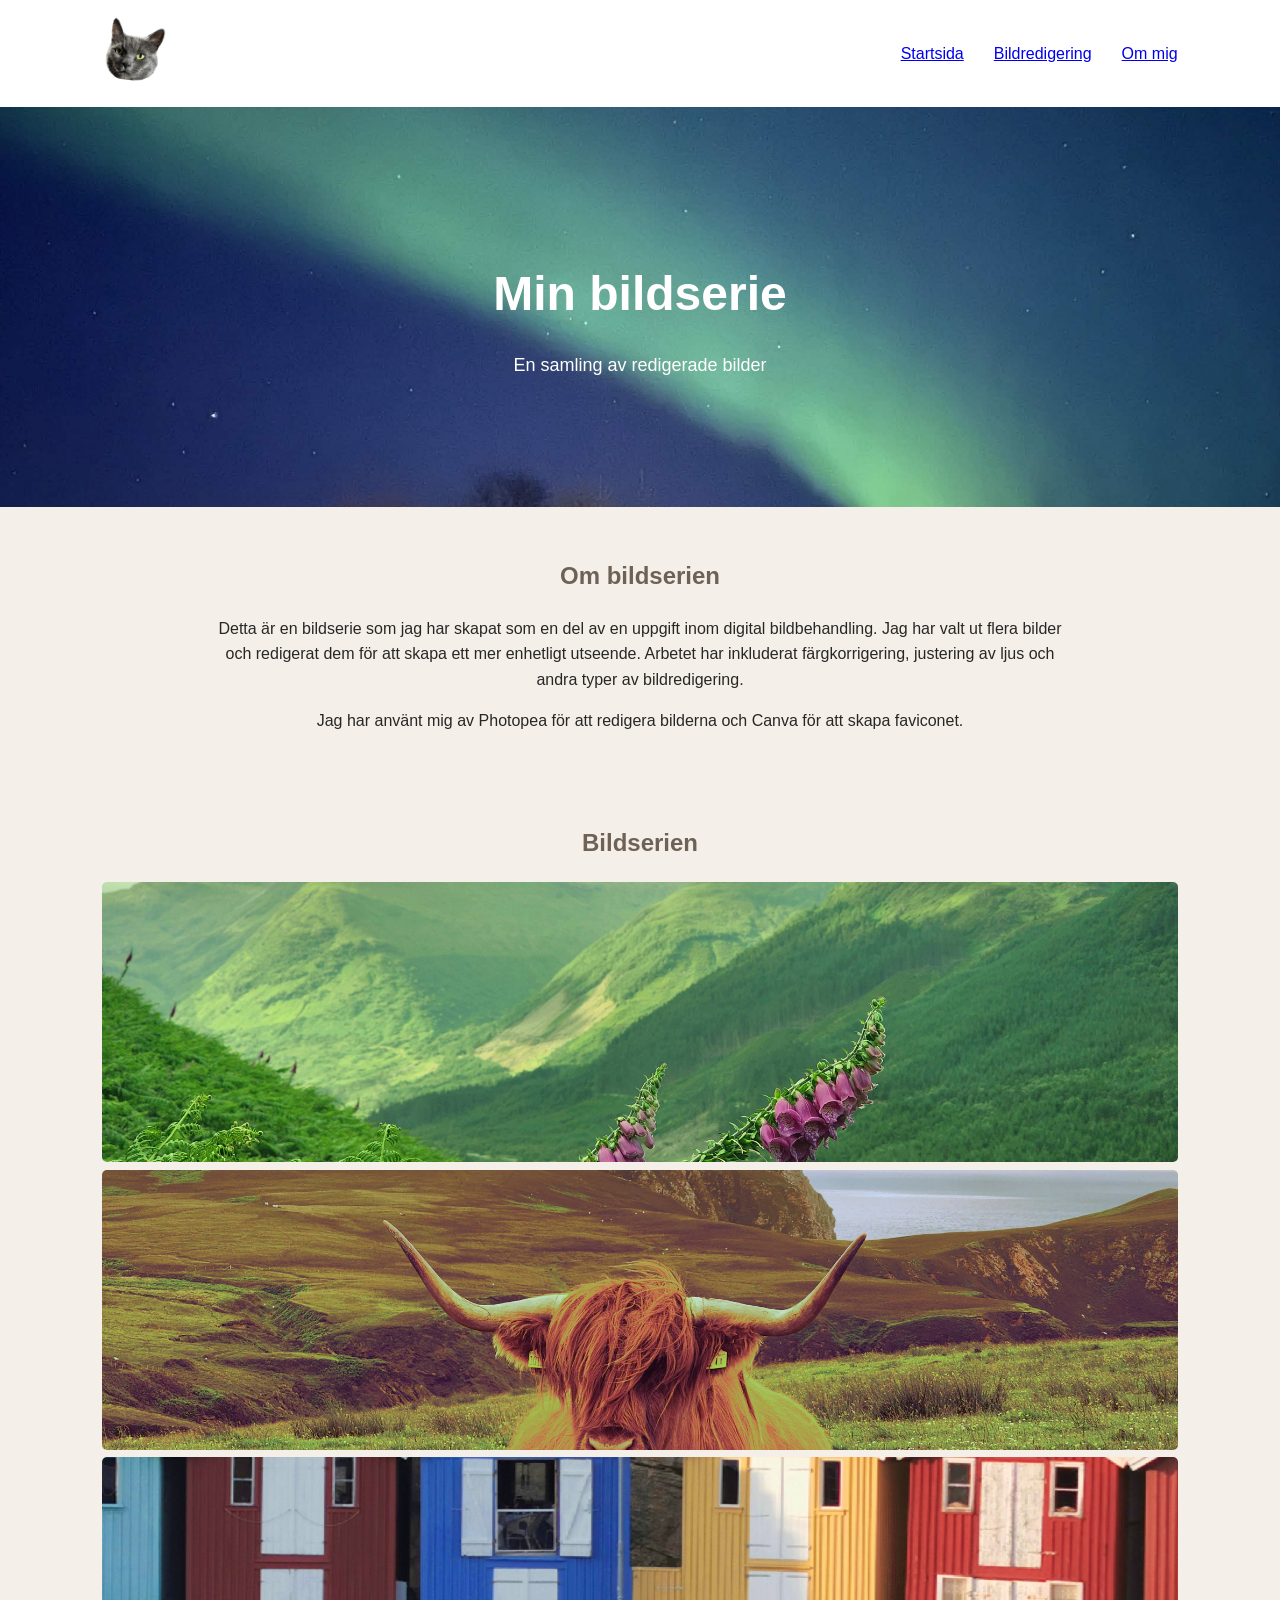
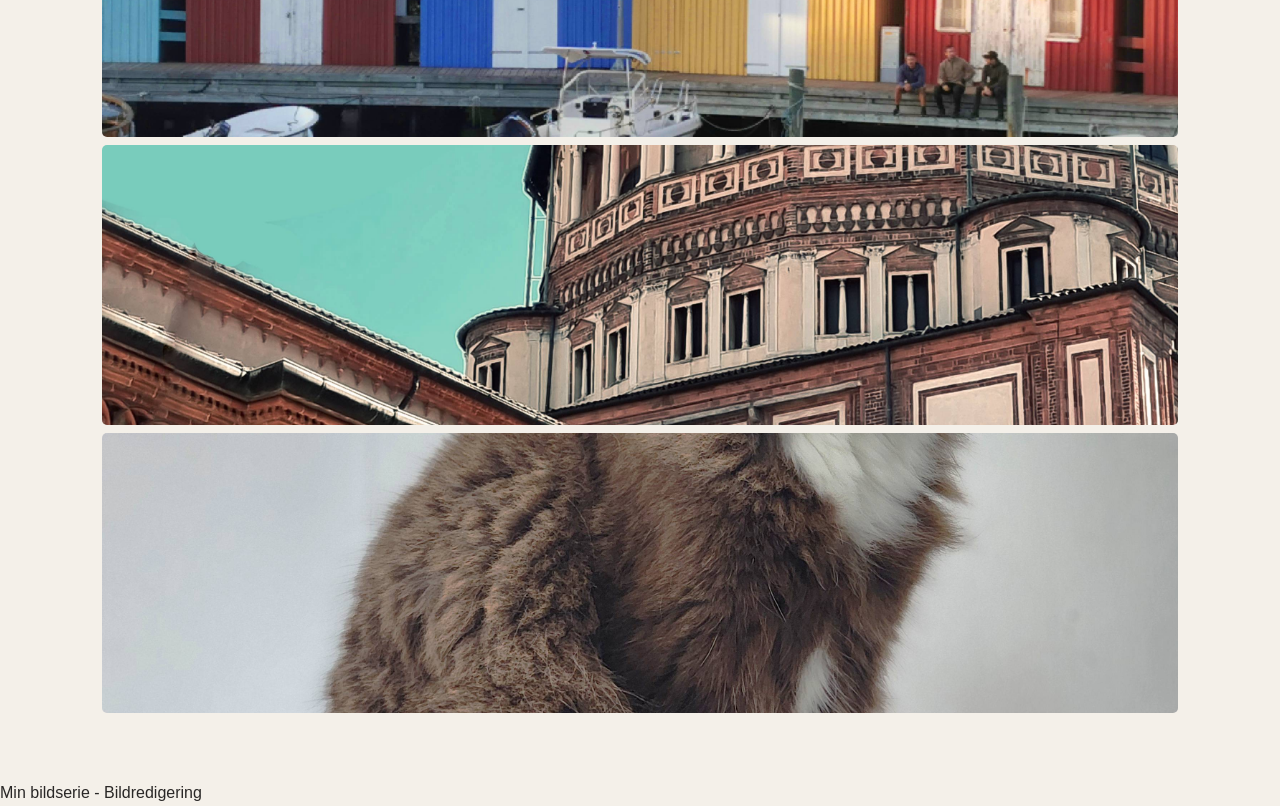
<file: index.html>
<!DOCTYPE html>
<html lang="sv">
    <head>
        <meta charset="UTF-8">
        <meta name="viewport" content="width=device-width, initial-scale=1.0">
        <title>Min bildserie - Startsida</title>
        <link rel="stylesheet" href="css/styles.css">
        <link rel="icon" href="images/favicon.png.png">
    </head>

    <body>
        <header>
            <div class="logo">
            <a href="index.html">
                <img src="images/logo.svg" alt="Logotyp">
            </a>
            </div>

            <nav>
                <a href="index.html">Startsida</a>
                <a href="bildredigering.html">Bildredigering</a>
                <a href="om-mig.html">Om mig</a>
            </nav>
        </header>

        <main>
            <section class="hero">
                <div class="hero-text">
                    <h1>Min bildserie</h1>
                    <p>En samling av redigerade bilder</p>
                </div>
            </section>

            <section class="intro">
                <h2>Om bildserien</h2>
                <p>
                    Detta är en bildserie som jag har skapat som en del av en uppgift inom digital bildbehandling. Jag har valt ut flera bilder och redigerat dem för att skapa ett mer enhetligt utseende. Arbetet har inkluderat färgkorrigering, justering av ljus och andra typer av bildredigering.
                </p>

                <p>Jag har använt mig av Photopea för att redigera bilderna och Canva för att skapa faviconet.</p>
            </section>

            <section class="gallery">
                <h2>Bildserien</h2>
                <div class="image-grid">
                    <img src="images/bildserie001.jpg" alt="">
                    <img src="images/bildserie002.jpg" alt="">
                    <img src="images/bildserie003.jpg" alt="">
                    <img src="images/bildserie004.jpg" alt="">
                    <img src="images/bildserie005.jpg" alt="">
                </div>
            </section>
        </main>

        <footer>
            Min bildserie - Bildredigering
        </footer>
    </body>
</html>
</file>
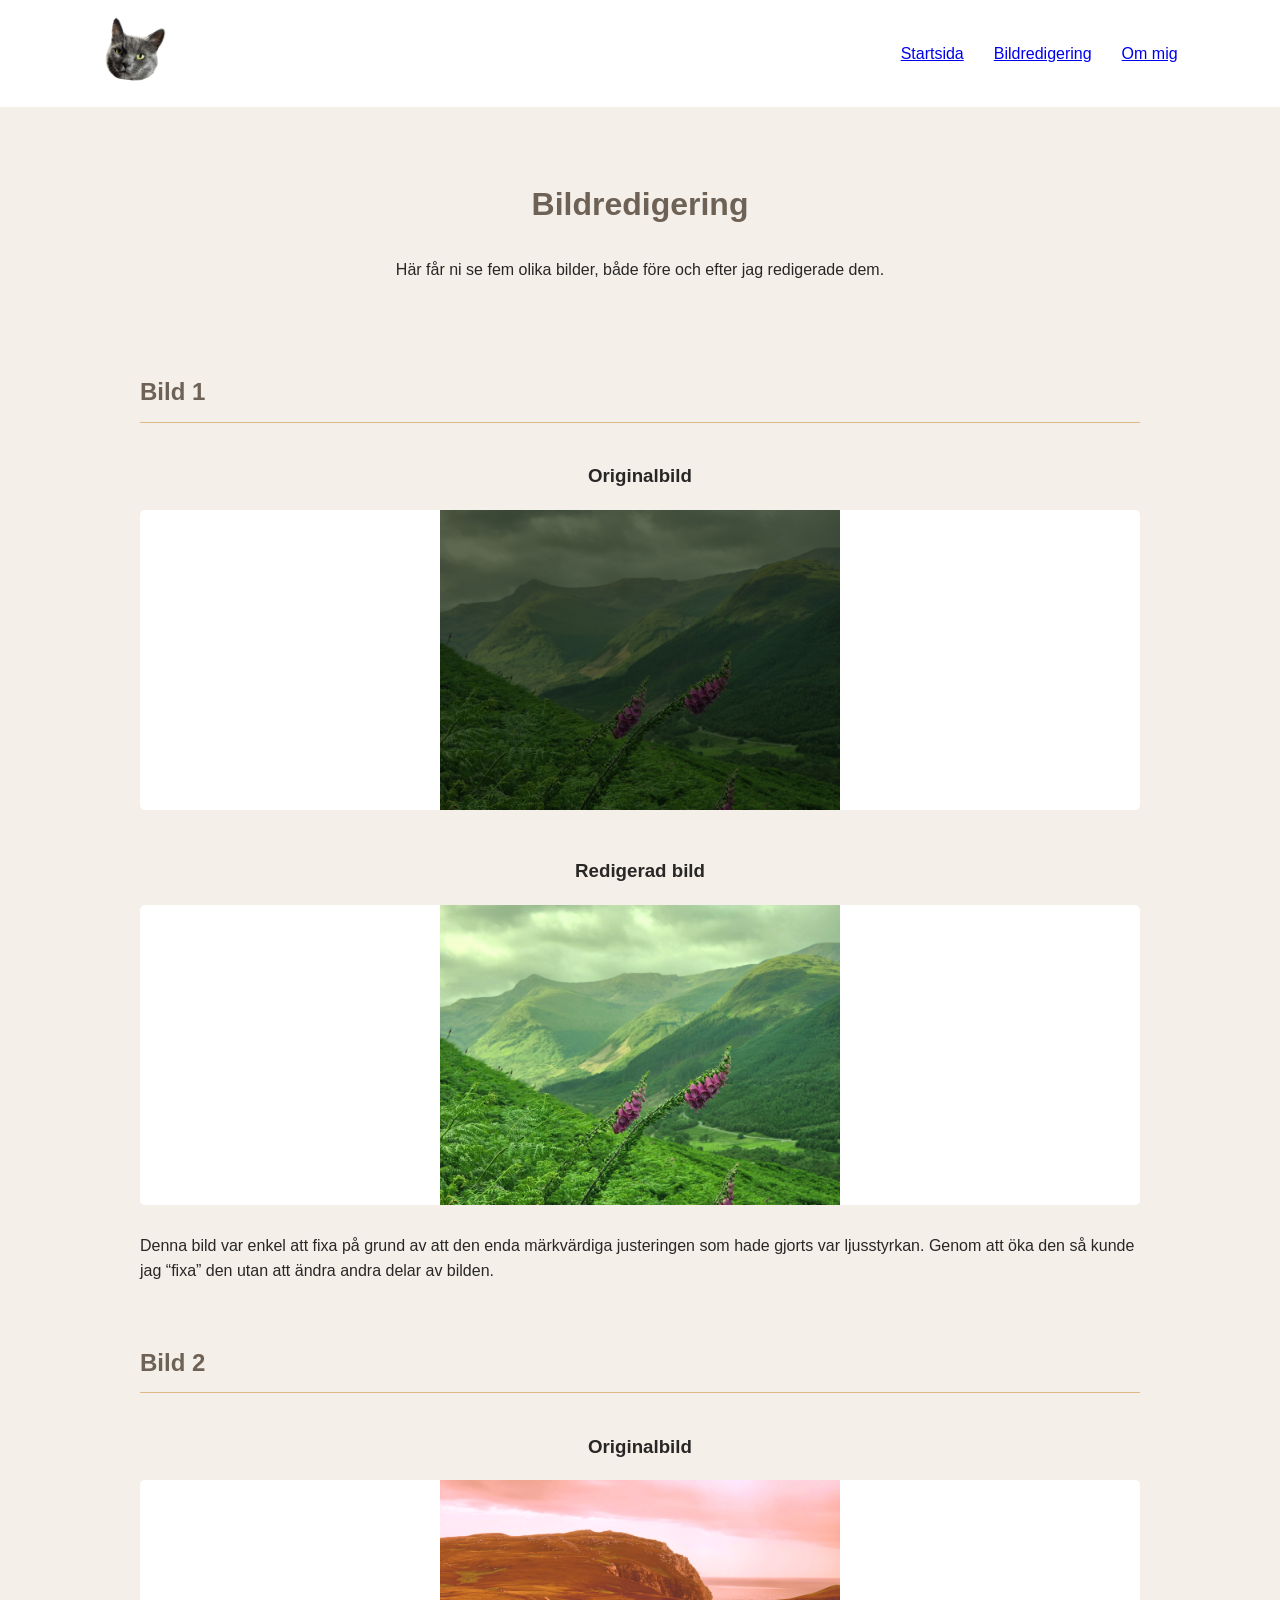
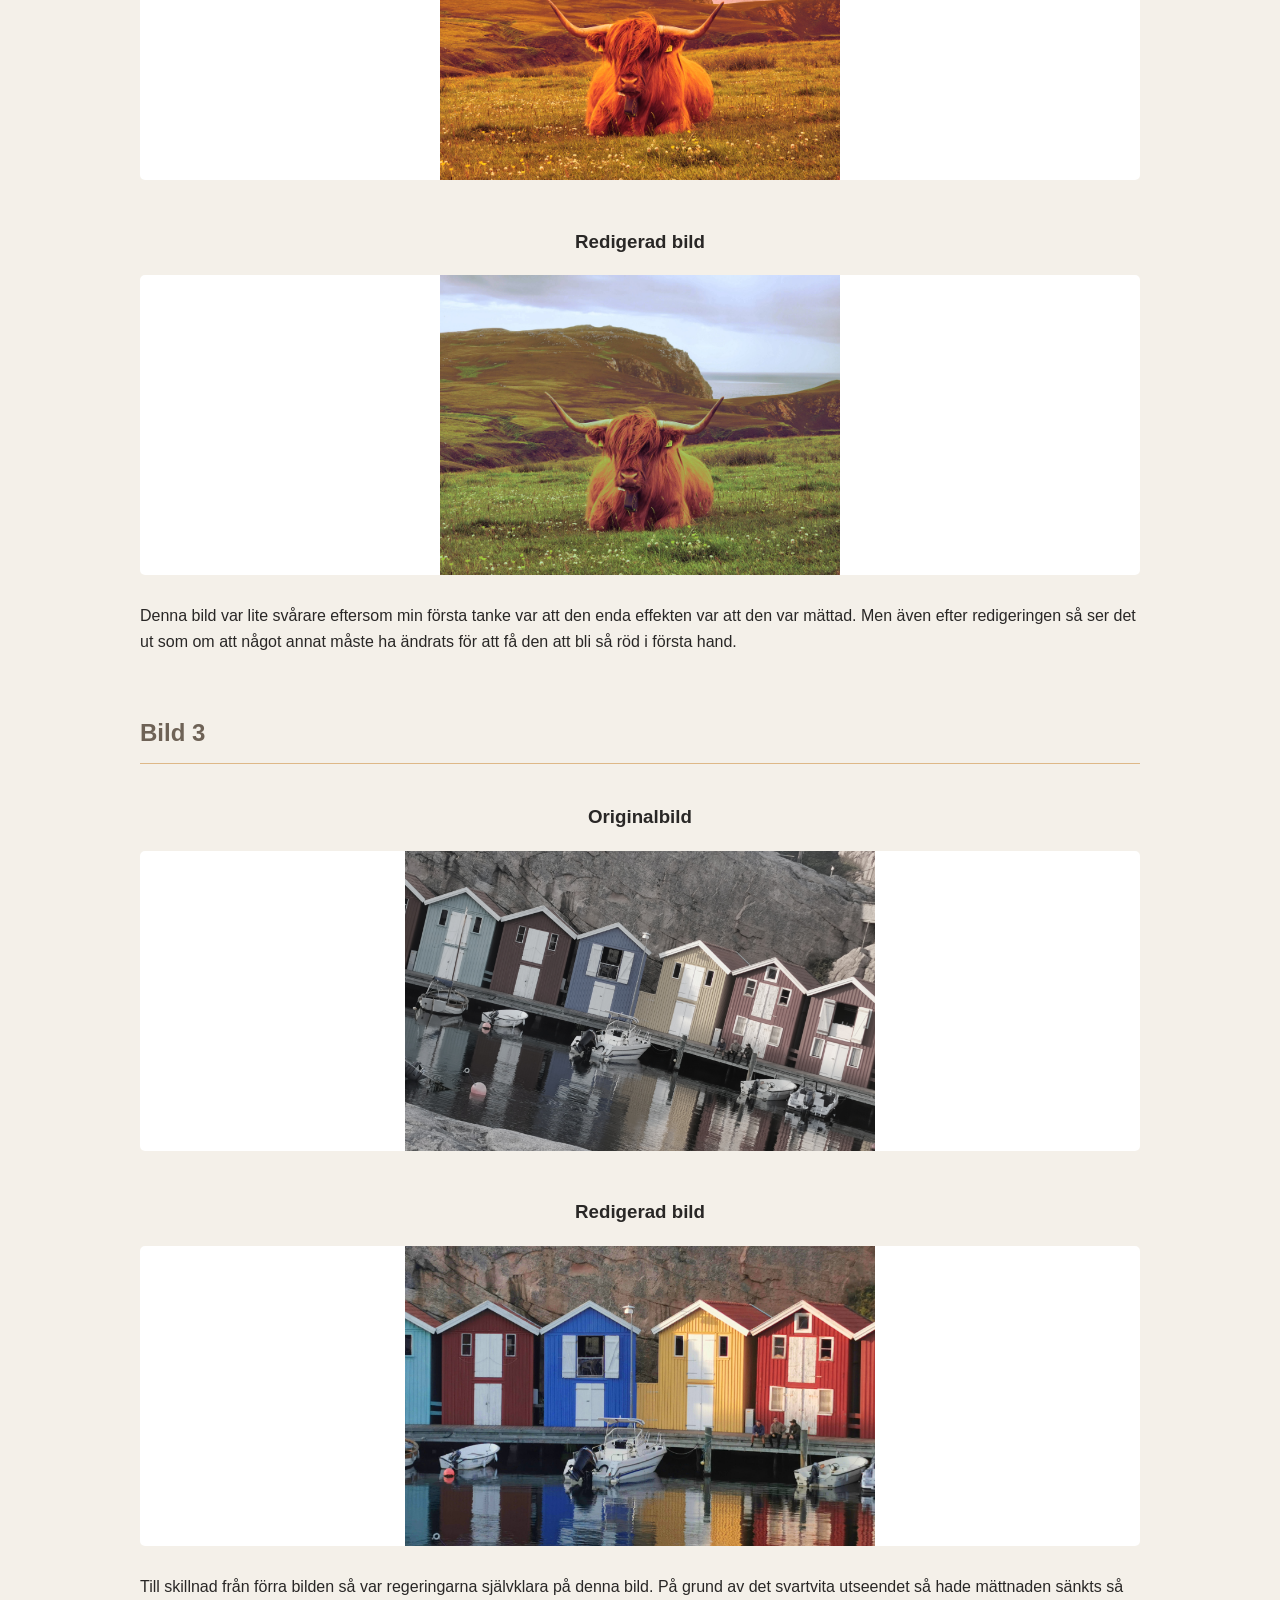
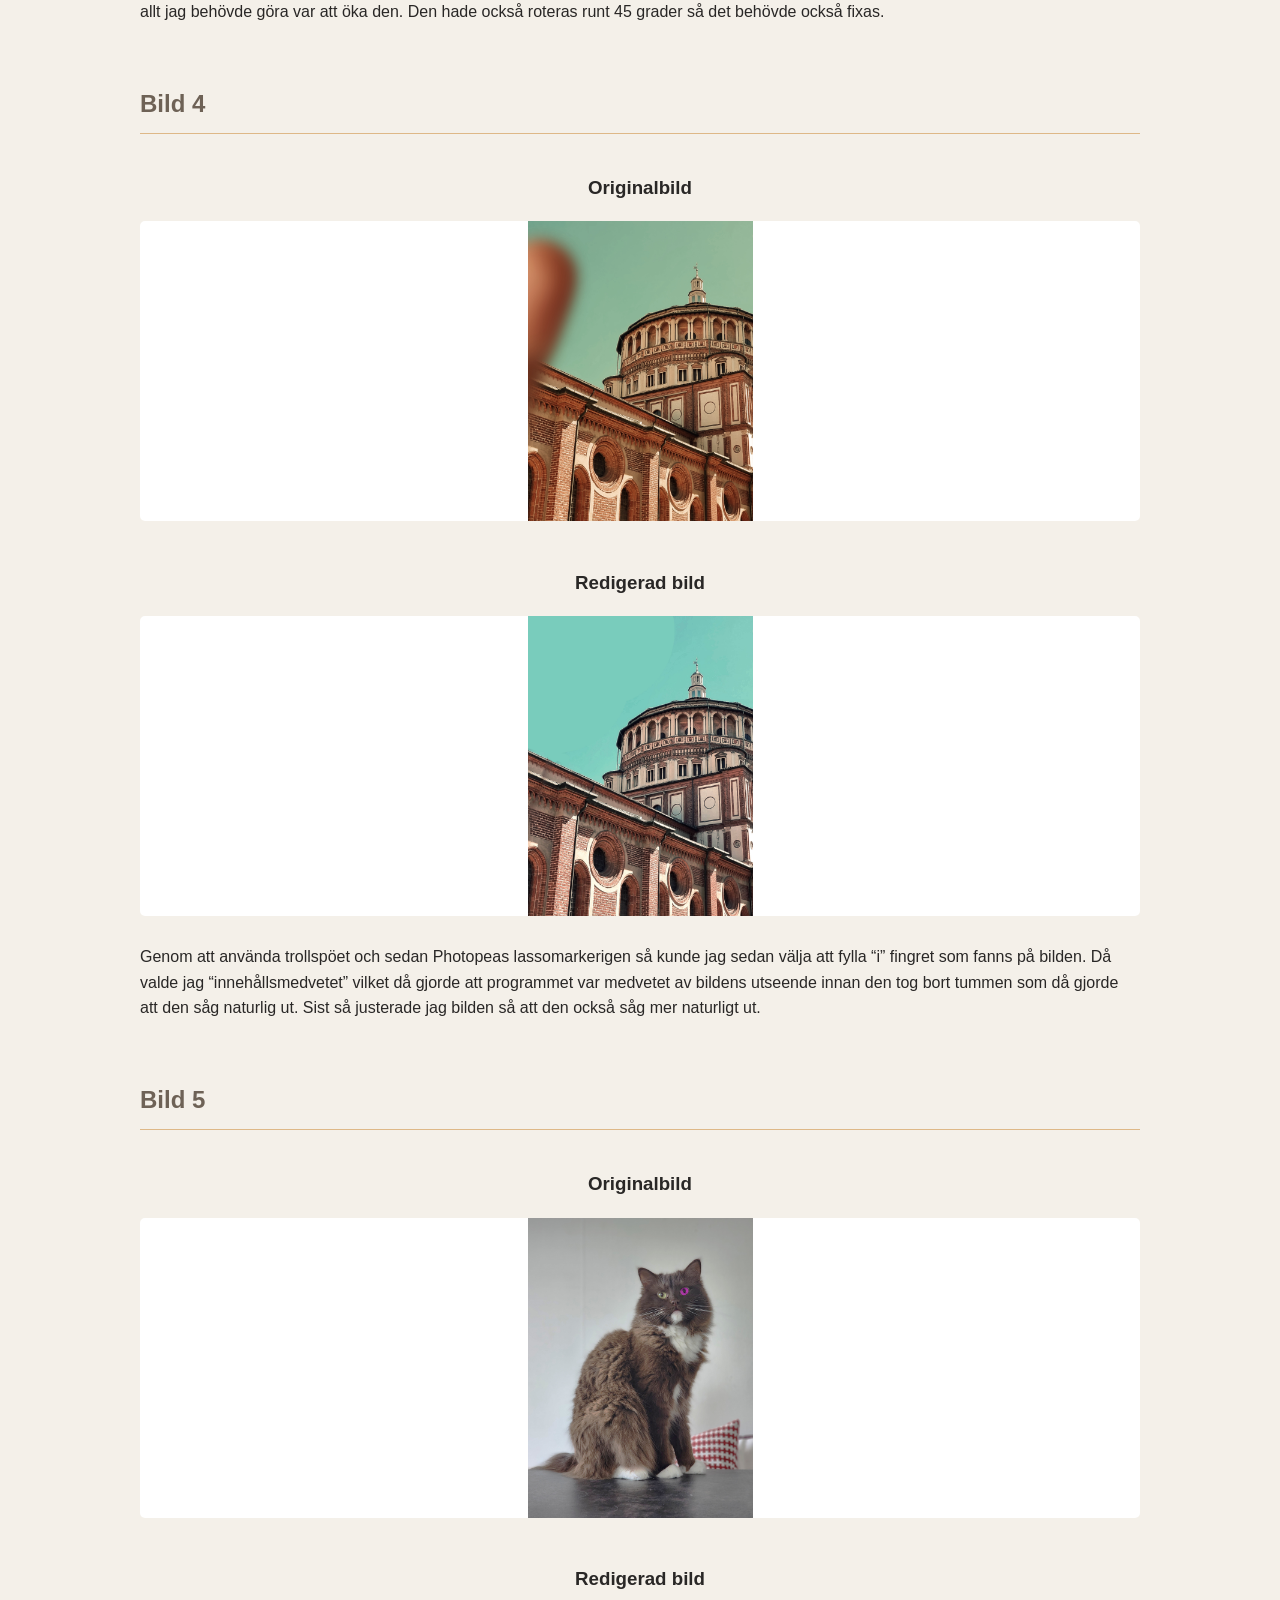
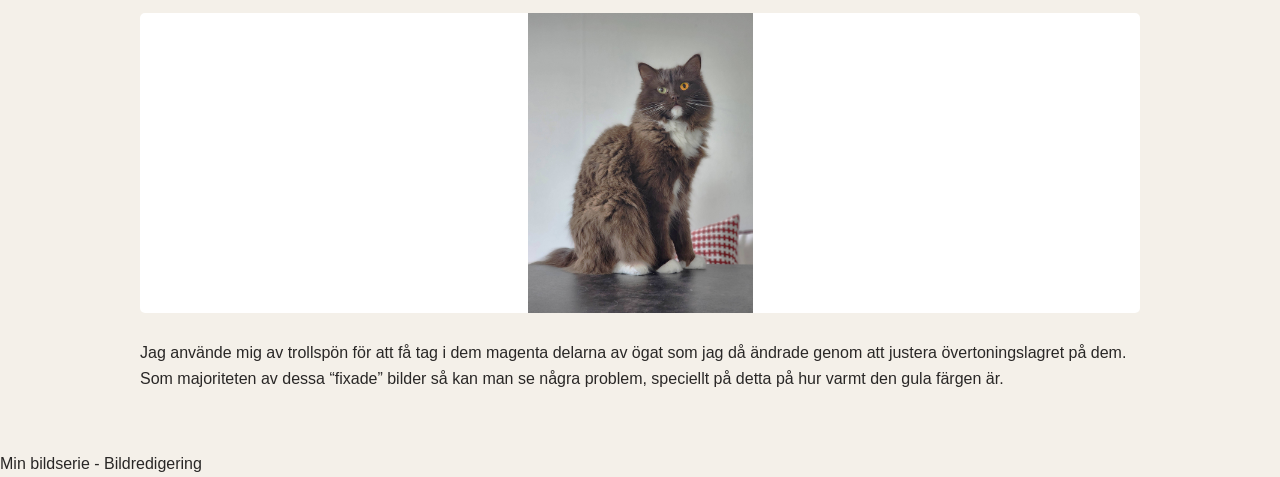
<file: bildredigering.html>
<!DOCTYPE html>
<html lang="sv">
    <head>
        <meta charset="UTF-8">
        <meta name="viewport" content="width=device-width, initial-scale=1.0">
        <title>Min bildserie - Startsida</title>
        <link rel="stylesheet" href="css/styles.css">
        <link rel="icon" href="images/favicon.png.png">
    </head>

    <body>
        <header>
            <div class="logo">
                <a href="index.html">
                <img src="images/logo.svg" alt="Logotyp">
                </a>
            </div>

            <nav>
                <a href="index.html">Startsida</a>
                <a href="bildredigering.html">Bildredigering</a>
                <a href="om-mig.html">Om mig</a>
            </nav>
        </header>

        <main>
            <section class="image-intro">
                <h1>Bildredigering</h1>
                <p>Här får ni se fem olika bilder, både före och efter jag redigerade dem.</p>
            </section>

            <section class="edit-section">
                <h2>Bild 1</h2>

                <div class="comparison">
                    <div>
                        <h3>Originalbild</h3>
                        <img src="images/original001.jpg" alt="Lila blomma ute i naturen, mörk">
                    </div>

                    <div>
                        <h3>Redigerad bild</h3>
                        <img src="images/bildserie001.jpg" alt="Lila blomma ute i naturen, ljust">
                    </div>
                </div>

                <p>
                    Denna bild var enkel att fixa på grund av att den enda märkvärdiga justeringen som hade gjorts var ljusstyrkan. Genom att öka den så kunde jag “fixa” den utan att ändra andra delar av bilden.
                </p>
            </section>

            <section class="edit-section">
                <h2>Bild 2</h2>

                <div class="comparison">
                    <div>
                        <h3>Originalbild</h3>
                        <img src="images/original002.jpg" alt="Kossa ute i naturen, röd">
                    </div>

                    <div>
                        <h3>Redigerad bild</h3>
                        <img src="images/bildserie002.jpg" alt="Kossa ute i naturen, vanlig">
                    </div>
                </div>

                <p>
                    Denna bild var lite svårare eftersom min första tanke var att den enda effekten var att den var mättad. Men även efter redigeringen så ser det ut som om att något annat måste ha ändrats för att få den att bli så röd i första hand.
                </p>
            </section>

            <section class="edit-section">
                <h2>Bild 3</h2>

                <div class="comparison">
                    <div>
                        <h3>Originalbild</h3>
                        <img src="images/original003.jpg" alt="Färglada hus vid en hamn, vinklad och grå">
                    </div>

                    <div>
                        <h3>Redigerad bild</h3>
                        <img src="images/bildserie003.jpg" alt="Färglada hus vid en hamn, fixad och färgad">
                    </div>
                </div>

                <p>
                    Till skillnad från förra bilden så var regeringarna självklara på denna bild. På grund av det svartvita utseendet så hade mättnaden sänkts så allt jag behövde göra var att öka den. Den hade också roteras runt 45 grader så det behövde också fixas.
                </p>
            </section>

            <section class="edit-section">
                <h2>Bild 4</h2>

                <div class="comparison">
                    <div>
                        <h3>Originalbild</h3>
                        <img src="images/original004.jpg" alt="Fint hus, tumme på kameran">
                    </div>

                    <div>
                        <h3>Redigerad bild</h3>
                        <img src="images/bildserie004.jpg" alt="Fint hus">
                    </div>
                </div>

                <p>
                    Genom att använda trollspöet och sedan Photopeas lassomarkerigen så kunde jag sedan välja att fylla “i” fingret som fanns på bilden. Då valde jag “innehållsmedvetet” vilket då gjorde att programmet var medvetet av bildens utseende innan den tog bort tummen som då gjorde att den såg naturlig ut. Sist så justerade jag bilden så att den också såg mer naturligt ut.
                </p>
            </section>

            <section class="edit-section">
                <h2>Bild 5</h2>

                <div class="comparison">
                    <div>
                        <h3>Originalbild</h3>
                        <img src="images/original005.jpg" alt="Svart katt med ett gult öga och ett lila öga">
                    </div>

                    <div>
                        <h3>Redigerad bild</h3>
                        <img src="images/bildserie005.jpg" alt="Vacker svart katt med två vackra gula ögon">
                    </div>
                </div>

                <p>
                    Jag använde mig av trollspön för att få tag i dem magenta delarna av ögat som jag då ändrade genom att justera övertoningslagret på dem. Som majoriteten av dessa “fixade” bilder så kan man se några problem, speciellt på detta på hur varmt den gula färgen är.
                </p>
            </section>

        </main>

        <footer>
            Min bildserie - Bildredigering
        </footer>
    </body>
</html>
</file>
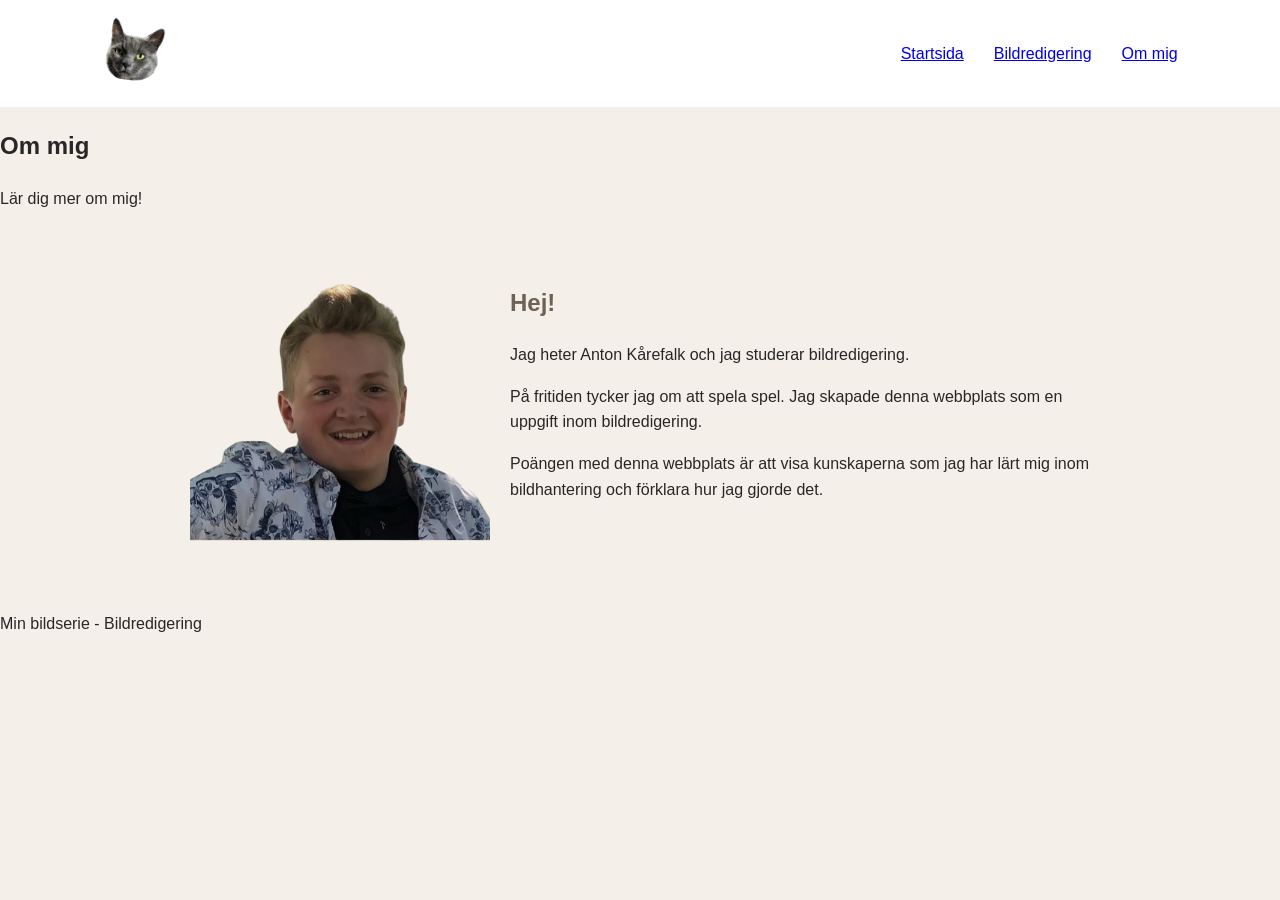
<file: om-mig.html>
<!DOCTYPE html>
<html lang="sv">
    <head>
        <meta charset="UTF-8">
        <meta name="viewport" content="width=device-width, initial-scale=1.0">
        <title>Min bildserie - Startsida</title>
        <link rel="stylesheet" href="css/styles.css">
        <link rel="icon" href="images/favicon.png.png">
    </head>

    <body>
        <header>
            <div class="logo">
                <a href="index.html">
                    <img src="images/logo.svg" alt="Logotyp">
                </a>
            </div>

            <nav>
                <a href="index.html">Startsida</a>
                <a href="bildredigering.html">Bildredigering</a>
                <a href="om-mig.html">Om mig</a>
            </nav>
        </header>

        <main>
            <section class="info-intro">
                <h1>Om mig</h1>
                <p>Lär dig mer om mig!</p>
            </section>

            <section class="info">
                <img src="images/portrait.png" alt="Vacker bild av mig">

                <div class="info-text">
                    <h2>Hej!</h2>
                    <p>Jag heter Anton Kårefalk och jag studerar bildredigering.</p>
                    <p>På fritiden tycker jag om att spela spel. Jag skapade denna webbplats som en uppgift inom bildredigering.</p>
                    <p>Poängen med denna webbplats är att visa kunskaperna som jag har lärt mig inom bildhantering och förklara hur jag gjorde det.</p>
                </div>
            </section>
        </main>

        <footer>
            Min bildserie - Bildredigering
        </footer>
    </body>
</html>
</file>
<file: css/styles.css>
body {
    margin: 0;
    font-family: Arial, Helvetica, sans-serif;
    background-color: #f4f0e9;
    color: #292726;
    line-height: 1.6;
}

header {
    background-color: white;
    padding: 15px 8%;
    display: flex;
    justify-content: space-between;
    align-items: center;
}

.logo img {
    width: 65px;
    height: auto;
}

nav {
    display: flex;
    gap: 30px;
}

.hero {
    height: 400px;
    background-image: url("../images/header.png");
    background-size: cover;
    background-position: center;
    display: flex;
    justify-content: center;
    align-items: center;
    text-align: center;
}

.hero-text {
    color: white;
}

.hero-text h1 {
    font-size: 48px;
    margin-bottom: 5px;
}

.hero-text p {
    font-size: 18px;
}

.intro {
    max-width: 850px;
    margin: 50px auto;
    padding: 0 20px;
    text-align: center;
}

h2 {
    color: #6e6256;
}

.gallery {
    padding: 20px 8% 60px;
    text-align: center;
}

.image-grid img {
    width: 100%;
    height: 280px;
    object-fit: cover;
    border-radius: 5px;
}

.image-intro {
    text-align: center;
    padding: 45px 20px;
    max-width: 850px;
    margin: auto;
}

.image-intro h1 {
    font-size: 32px;
    color: #6e6256;
}

.edit-section {
    max-width: 1000px;
    margin: 30px auto 60px;
    padding: 0 20px;
}

.edit-section h2 {
    border-bottom: 1px solid burlywood;
    padding-bottom: 10px;
}

.comparison {
    display: grid;
    gap: 20px;
    margin: 20px 0;
}

.comparison div {
    text-align: center;
}

.comparison img {
    width: 100%;
    height: 300px;
    object-fit: contain;
    background-color: white;
    border-radius: 5px;
}

.editing-section {
    background-color: white;
    padding: 20px;
    border-radius: 5px;
}

.info {
    max-width: 900px;
    margin: 30px auto 70px;
    padding: 0 20px;
    display: flex;
    align-items: center;
    gap: 20px;
}

.info img {
    width: 300px;
    max-width: 40%;
    height: auto;
    object-fit: contain;
}

.info-text {
    flex: 1;
}

.footer {
    background-color: #292726;
    color: white;
    text-align: center;
    padding: 20px;
    margin-top: 40px;
}

@media (max-width: 450px) {
    .image-grid {
        grid-template-columns: 1fr;
    }

    nav {
        gap: 12px;
        font-size: 14px;
    }
}
</file>
